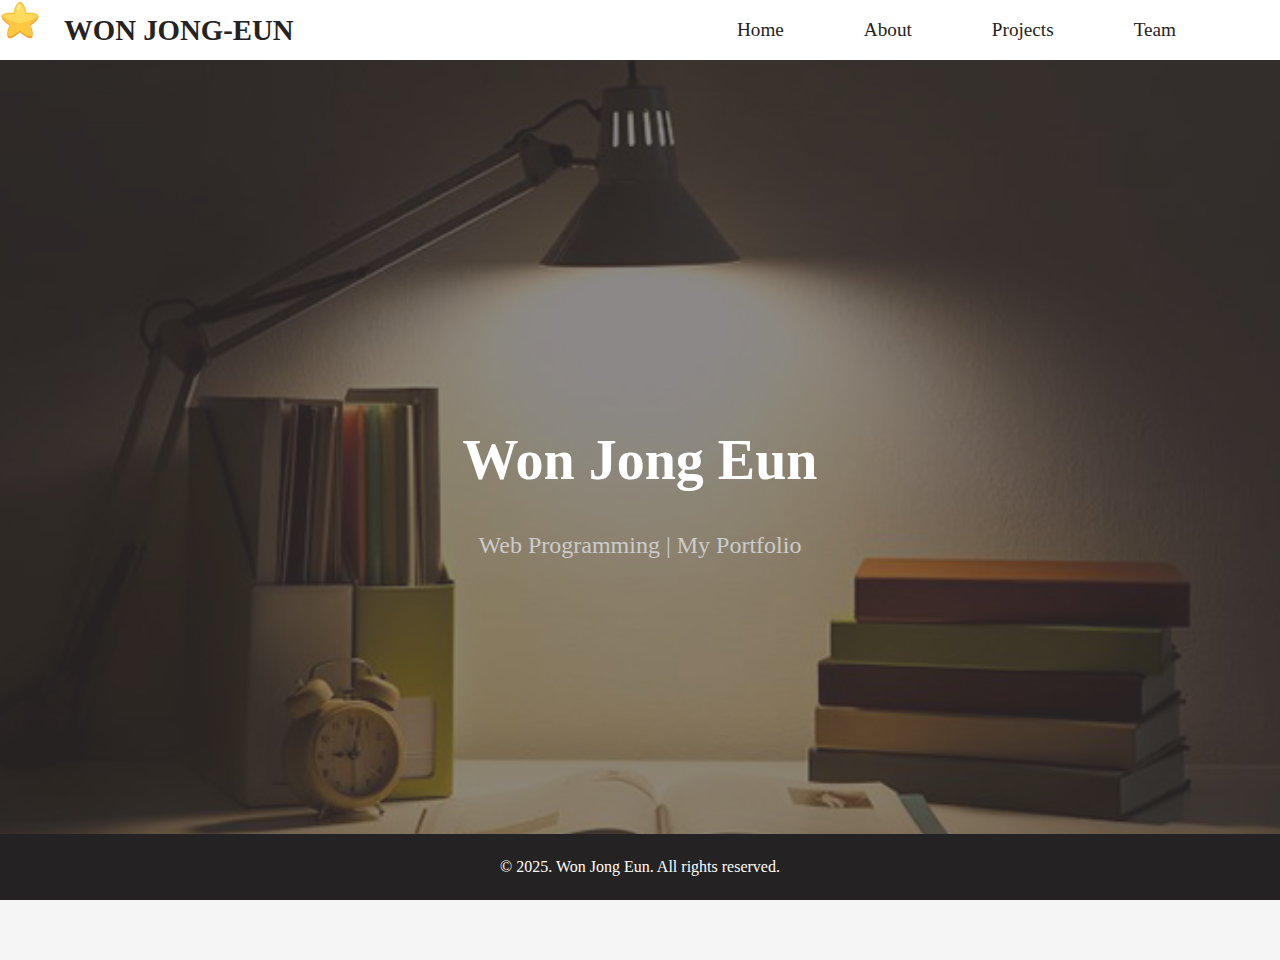
<file: index.html>
<!DOCTYPE html>
<html lang="en">
  <head>
    <meta charset="UTF-8" />
    <meta name="viewport" content="width=device-width, initial-scale=1.0" />
    <title>PORTFOLIO</title>
    <link rel="stylesheet" href="style.css" />
    <link
      rel="stylesheet"
      href="https://cdnjs.cloudflare.com/ajax/libs/font-awesome/6.5.0/css/all.min.css"
    />
  </head>
  <body>
    <!-- Navbar -->
    <!-- <nav class="navbar" style="background-color: rgba(255, 255, 255, 0)"> -->
    <nav class="navbar">
      <div class="container">
        <div class="logo">Won Jong-Eun</div>
        <ul class="nav">
          <li><a href="index.html">Home</a></li>
          <li><a href="about.html">About</a></li>
          <li><a href="projects.html">Projects</a></li>
          <li><a href="team.html">Team</a></li>
        </ul>
        <i class="fa-solid fa-bars menu-icon" onclick="toggleMenu()"></i>
      </div>
    </nav>

    <!-- Hero Section -->
    <section id="hero">
      <div class="hero-content">
        <h1>Won Jong Eun</h1>
        <p>Web Programming | My Portfolio</p>
      </div>
    </section>

    <div class="star-wrapper">
      <img src="star.png" class="moving-star" />
    </div>

    <!-- Footer -->
    <footer>
      <div class="container">
        <p>© 2025. Won Jong Eun. All rights reserved.</p>
      </div>
    </footer>
    <script src="script.js"></script>
  </body>
</html>
</file>
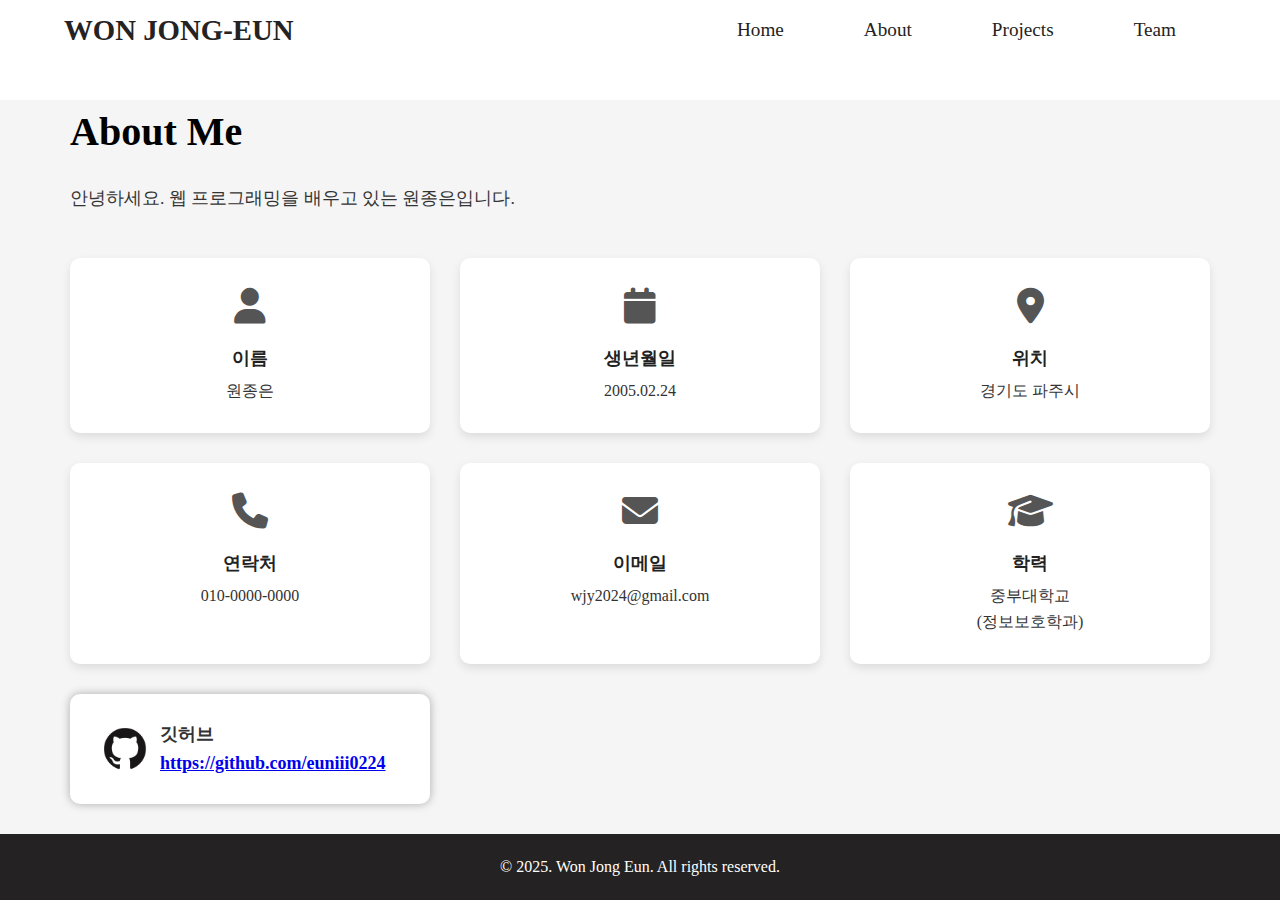
<file: about.html>
<!DOCTYPE html>
<html lang="en">
  <head>
    <meta charset="UTF-8" />
    <meta name="viewport" content="width=device-width, initial-scale=1.0" />
    <title>About Me</title>
    <link rel="stylesheet" href="style.css" />
    <link rel="stylesheet" href="https://cdnjs.cloudflare.com/ajax/libs/font-awesome/6.5.0/css/all.min.css" />

  </head>
  <body>
    <!-- Navbar -->
    <nav class="navbar">
      <div class="container">
        <div class="logo">Won Jong-Eun</div>
        <ul class="nav">
          <li><a href="index.html">Home</a></li>
          <li><a href="about.html">About</a></li>
          <li><a href="projects.html">Projects</a></li>
          <li><a href="team.html">Team</a></li>
        </ul>
        <i class="fa-solid fa-bars menu-icon" onclick="toggleMenu()"></i>
      </div>
    </nav>


    <!-- About Section -->
    <section  id="about" class="about-section"></section>
      <div class="container">
        <div class="about-content">
            <div class="about-text">
              <h2>About Me</h2>
              <p>안녕하세요. 웹 프로그래밍을 배우고 있는 원종은입니다.</p>
              <br />
              
              <div class="info-grid">
                <div class="info-item">
                  <i class="fa-solid fa-user"></i>
                  <h3>이름</h3>
                  <p>원종은</p>
                </div>
                <div class="info-item">
                  <i class="fa-solid fa-calendar"></i>
                  <h3>생년월일</h3>
                  <p>2005.02.24</p>
                </div>
                <div class="info-item">
                  <i class="fa-solid fa-location-dot"></i>
                  <h3>위치</h3>
                  <p>경기도 파주시</p>
                </div>
                <div class="info-item">
                  <i class="fa-solid fa-phone"></i>
                  <h3>연락처</h3>
                  <p>010-0000-0000</p>
                </div>
                <div class="info-item">
                  <i class="fa-solid fa-envelope"></i>
                  <h3>이메일</h3>
                  <p>wjy2024@gmail.com</p>
                </div>
                <div class="info-item">
                  <i class="fa-solid fa-graduation-cap"></i>
                  <h3>학력</h3>
                  <p>중부대학교<br />(정보보호학과)</p>
                </div>

                <div class="shadow-box">
                  <img src="github_PNG58.png" alt="GitHub 로고" class="github-img">
                  <div class="github-text">
                    <h3>깃허브 <a href="https://github.com/euniii0224" target="_blank">https://github.com/euniii0224</a></h3>
                    
                  </div>
                </div>
              </div>
            </div>
          </div>
        </div>
    </section>


    <!-- Footer -->
    <footer>
      <div class="container">
        <p>© 2025. Won Jong Eun. All rights reserved.</p>
      </div>
    </footer>
    <script src="script.js"></script>
  </body>
</html>
</file>
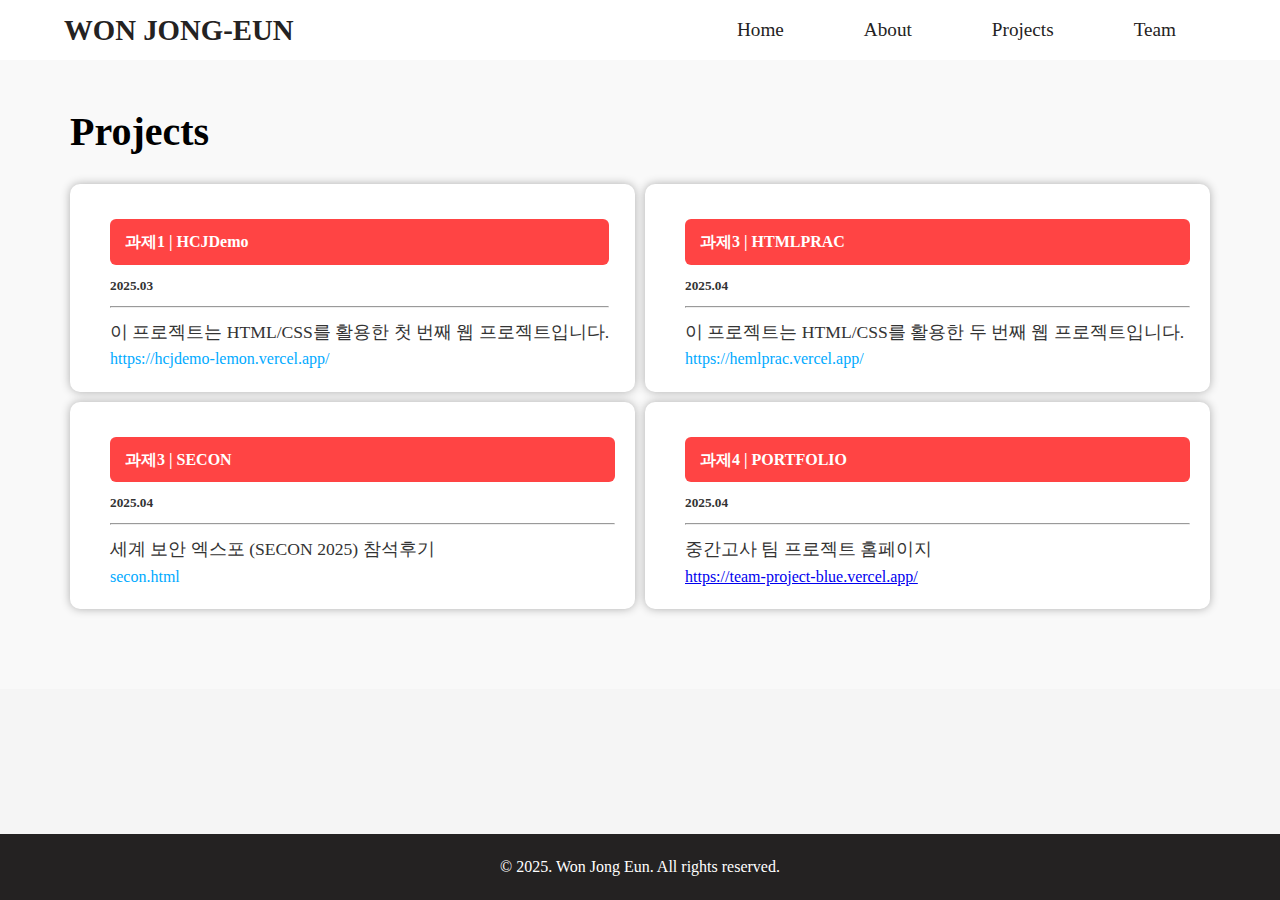
<file: projects.html>
<!DOCTYPE html>
<html lang="en">
  <head>
    <meta charset="UTF-8" />
    <meta name="viewport" content="width=device-width, initial-scale=1.0" />
    <title>Projects</title>
    <link rel="stylesheet" href="style.css" />
    <link
      rel="stylesheet"
      href="https://cdnjs.cloudflare.com/ajax/libs/font-awesome/6.5.0/css/all.min.css"
    />
  </head>
  <body>
    <!-- Navbar -->
    <nav class="navbar">
      <div class="container">
        <div class="logo">Won Jong-Eun</div>
        <ul class="nav">
          <li><a href="index.html">Home</a></li>
          <li><a href="about.html">About</a></li>
          <li><a href="projects.html">Projects</a></li>
          <li><a href="team.html">Team</a></li>
        </ul>
        <i class="fa-solid fa-bars menu-icon" onclick="toggleMenu()"></i>
      </div>
    </nav>

    <!-- Projects Section -->
    <section id="projects" class="about-section">
      <div class="container">
        <div class="about-text">
          <h2>Projects</h2>
          <div class="projects-grid">
            <div class="project-card shadow-box">
              <div class="github-text" style="margin-left: 20px">
                <div class="highlight-box">과제1 | HCJDemo</div>
                <!-- <h3>과제1 | HCJDemo</h3> -->
                <h5>2025.03</h5>
                <hr style="margin: 10px 0; width: 100%" />
                <p>
                  이 프로젝트는 HTML/CSS를 활용한 첫 번째 웹 프로젝트입니다.
                </p>
                <a
                  href="https://hcjdemo-lemon.vercel.app/"
                  target="_blank"
                  style="color: #00aaff; text-decoration: none"
                  >https://hcjdemo-lemon.vercel.app/</a
                >
              </div>
            </div>
            <div class="project-card shadow-box">
              <div class="github-text" style="margin-left: 20px; width: 100%">
                <div class="highlight-box">과제3 | HTMLPRAC</div>
                <!-- <h3>과제2 | HTMLPRAC</h3> -->
                <h5>2025.04</h5>
                <hr style="margin: 10px 0" />
                <p>
                  이 프로젝트는 HTML/CSS를 활용한 두 번째 웹 프로젝트입니다.
                </p>
                <a
                  href="https://hemlprac.vercel.app/"
                  target="_blank"
                  style="color: #00aaff; text-decoration: none"
                  >https://hemlprac.vercel.app/</a
                >
              </div>
            </div>
            <div class="project-card shadow-box">
              <div class="github-text" style="margin-left: 20px; width: 100%">
                <div class="highlight-box">
                  과제3 | SECON <br />
                  <!-- <h5>2025.04</h5> -->
                </div>

                <!-- <h3>과제3 | SECON</h3> -->
                <h5>2025.04</h5>
                <hr style="margin: 10px 0" />
                <p>세계 보안 엑스포 (SECON 2025) 참석후기</p>
                <a
                  href="secon.html"
                  target="_blank"
                  style="color: #00aaff; text-decoration: none"
                  >secon.html</a
                >
              </div>
            </div>
            <div class="project-card shadow-box">
              <div class="github-text =" style="margin-left: 20px; width: 100%">
                <div class="highlight-box">과제4 | PORTFOLIO</div>
                <!-- <h3>과제4 | PORTFOLIO</h3> -->
                <h5>2025.04</h5>
                <hr style="margin: 10px 0" />
                <p>중간고사 팀 프로젝트 홈페이지</p>
                <a href="https://team-project-blue.vercel.app/"
                  >https://team-project-blue.vercel.app/</a
                >
              </div>
            </div>
          </div>
        </div>
      </div>
    </section>

    <!-- Footer -->
    <footer>
      <div class="container">
        <p>© 2025. Won Jong Eun. All rights reserved.</p>
      </div>
    </footer>
    <script src="script.js"></script>
  </body>
</html>
</file>
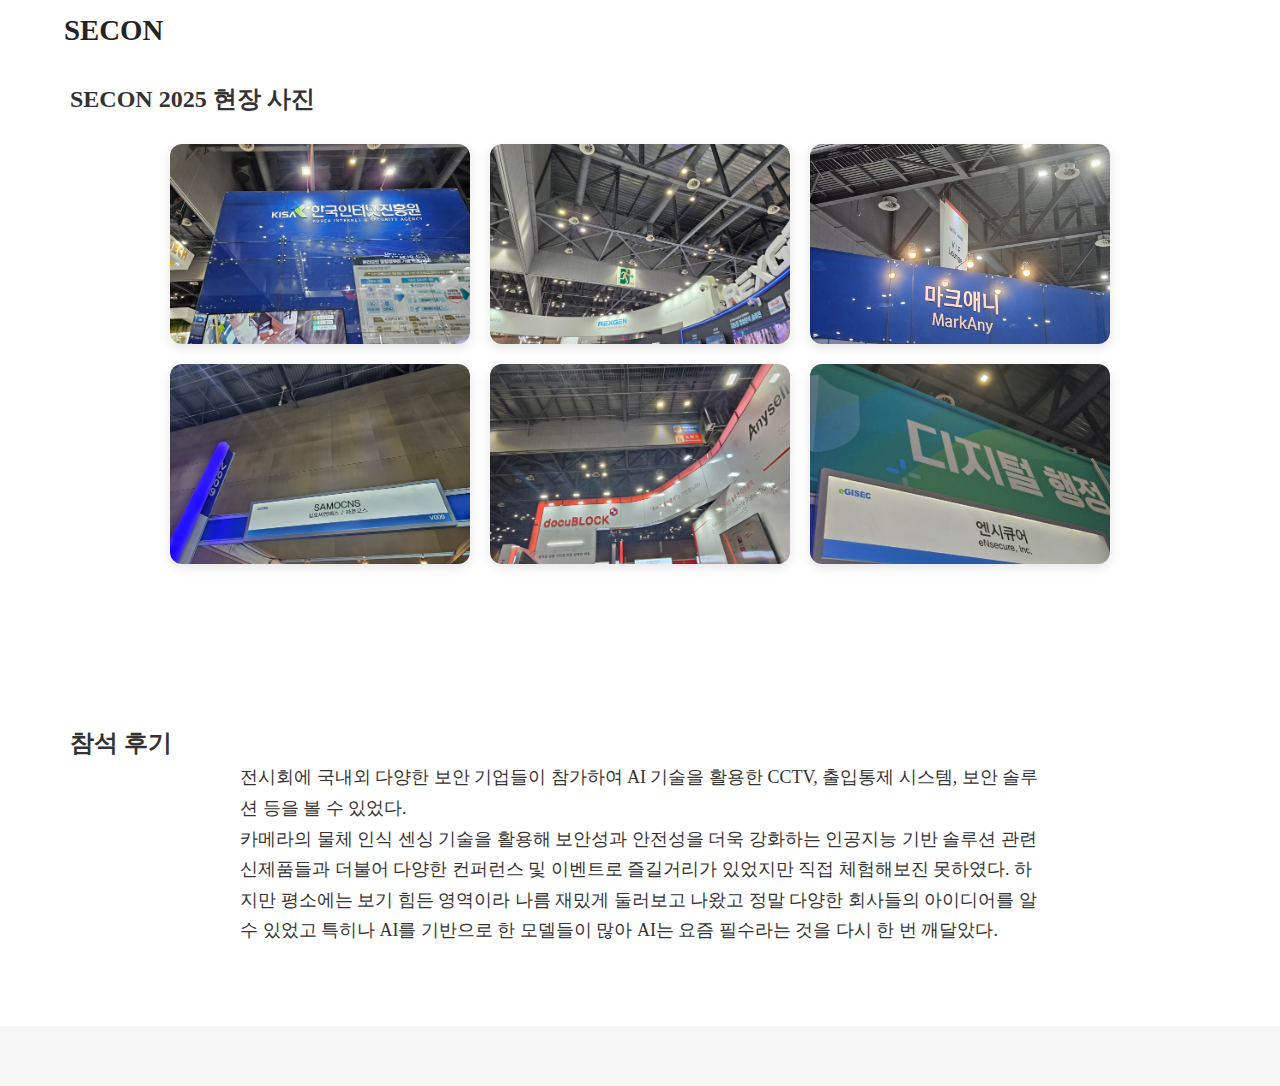
<file: secon.html>
<!DOCTYPE html>
<html lang="en">
  <head>
    <meta charset="UTF-8" />
    <meta name="viewport" content="width=device-width, initial-scale=1.0" />
    <title>SECON</title>
    <link rel="stylesheet" href="style.css" />
  </head>
  <body>
    <nav class="navbar">
      <div class="container">
        <div class="logo">SECON</div>
      </div>
    </nav>

    <!-- <section id="secon">
      <div class="container">
        <div class="about-content">
          <div class="about-text">
            <h2>세계 보안 엑스포 (SECON 2025) 참석후기</h3>
              <br>
              <img src="KakaoTalk_20250418_124612920_01.jpg" width="300" height="200">
              <img src="KakaoTalk_20250418_124612920_02.jpg" width="300" height="200">
              <img src="KakaoTalk_20250418_124612920_03.jpg" width="300" height="200">
              <img src="KakaoTalk_20250418_124612920_04.jpg" width="300" height="200">
              <img src="KakaoTalk_20250418_124612920_05.jpg" width="300" height="200">
              <img src="KakaoTalk_20250418_124612920.jpg" width="300" height="200">
              <br>
              <br>
              <p>전시회에 국내외 다양한 보안 기업들이 참가하여 AI 기술을 활용한 CCTV, 출입통제 시스템, 보안 솔루션 등을 볼 수 있었다.</p>
              <p>카메라의 물체 인식 센싱 기술을 활용해 보안성과 안전성을 더욱 강화하는 인공지능 기반 솔루션 관련 신제품들과 더불어 다양한 컨퍼런스 및 이벤트로 즐길거리가 있었지만 직접 체험해보진 못하였다. 하지만 평소에는 보기 힘든 영역이라 나름 재밌게 둘러보고 나왔고 정말 다양한 회사들의 아이디어를 알 수 있었고 특히나 AI를 기반으로 한 모델들이 많아 AI는 요즘 필수라는 것을 다시 한 번 깨달았다.</p>
          </div>
        </div>
      </div>
    </section>
  </body>
</html> -->

    <!-- 사진 갤러리 섹션 -->
    <section id="secon-gallery" class="section">
      <div class="container">
        <h2 data-aos="fade-up">SECON 2025 현장 사진</h2>
        <br />
        <div class="gallery" data-aos="zoom-in">
          <img src="KakaoTalk_20250418_124612920_01.jpg" />
          <img src="KakaoTalk_20250418_124612920_02.jpg" />
          <img src="KakaoTalk_20250418_124612920_03.jpg" />
          <img src="KakaoTalk_20250418_124612920_04.jpg" />
          <img src="KakaoTalk_20250418_124612920_05.jpg" />
          <img src="KakaoTalk_20250418_124612920.jpg" />
        </div>
      </div>
    </section>

    <!-- 후기 글 섹션 -->
    <section id="secon-review" class="section">
      <div class="container">
        <h2 data-aos="fade-up">참석 후기</h2>
        <div class="review-text" data-aos="fade-left">
          <p>
            전시회에 국내외 다양한 보안 기업들이 참가하여 AI 기술을 활용한 CCTV,
            출입통제 시스템, 보안 솔루션 등을 볼 수 있었다.
          </p>
          <p>
            카메라의 물체 인식 센싱 기술을 활용해 보안성과 안전성을 더욱
            강화하는 인공지능 기반 솔루션 관련 신제품들과 더불어 다양한 컨퍼런스
            및 이벤트로 즐길거리가 있었지만 직접 체험해보진 못하였다. 하지만
            평소에는 보기 힘든 영역이라 나름 재밌게 둘러보고 나왔고 정말 다양한
            회사들의 아이디어를 알 수 있었고 특히나 AI를 기반으로 한 모델들이
            많아 AI는 요즘 필수라는 것을 다시 한 번 깨달았다.
          </p>
        </div>
      </div>
    </section>
  </body>
</html>
</file>
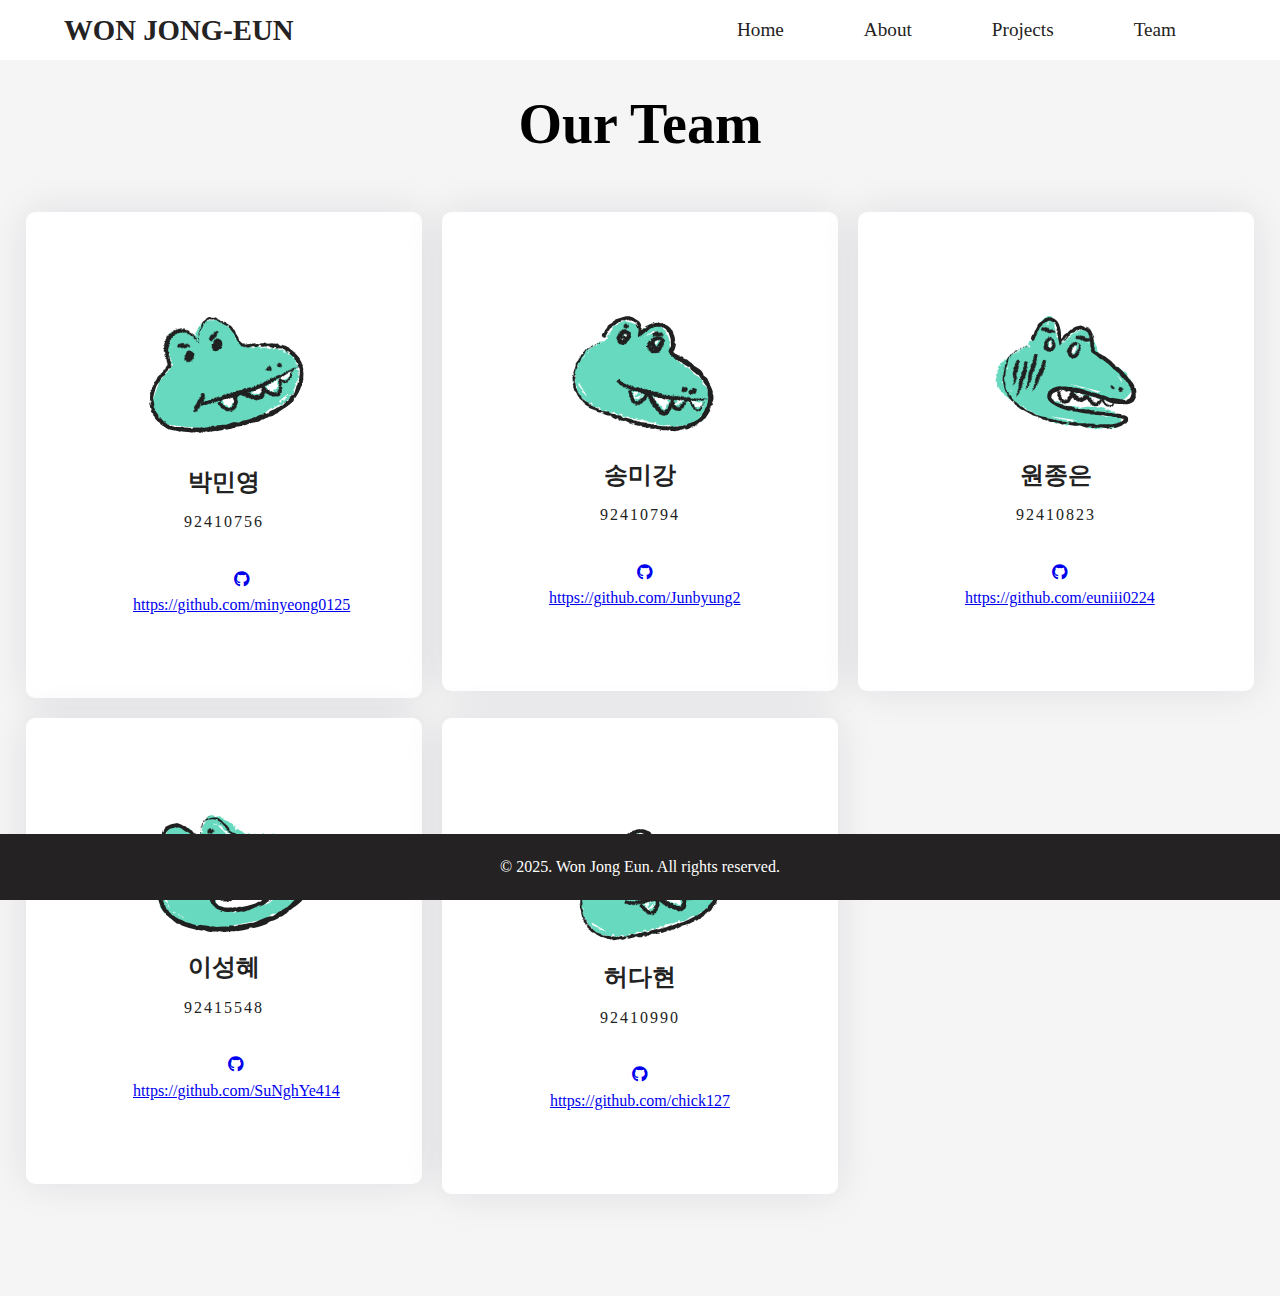
<file: team.html>
<!DOCTYPE html>
<html lang="en">
  <head>
    <meta charset="UTF-8" />
    <meta name="viewport" content="width=device-width, initial-scale=1.0" />
    <title>Team</title>
    <link rel="stylesheet" href="style.css" />
    <link
      rel="stylesheet"
      href="https://cdnjs.cloudflare.com/ajax/libs/font-awesome/6.5.0/css/all.min.css"
    />
  </head>
  <body>
    <!-- Navbar -->
    <nav class="navbar">
      <div class="container">
        <div class="logo">Won Jong-Eun</div>
        <ul class="nav">
          <li><a href="index.html">Home</a></li>
          <li><a href="about.html">About</a></li>
          <li><a href="projects.html">Projects</a></li>
          <li><a href="team.html">Team</a></li>
        </ul>
        <i class="fa-solid fa-bars menu-icon" onclick="toggleMenu()"></i>
      </div>
    </nav>

    <!-- Team Section -->
    <div id="team-container">
      <h1 style="color: black">Our Team</h1>
      <div class="row">
        <div class="column">
          <div class="card">
            <div class="img-container">
              <img src="스크린샷 2025-04-18 205854.png" alt="" />
            </div>
            <h2>박민영</h2>
            <p>92410756</p>
            <div class="domain">
              <a href="https://github.com/minyeong0125"
                ><i class="fa-brands fa-github"></i
                >https://github.com/minyeong0125</a
              >
            </div>
          </div>
        </div>
        <div class="column">
          <div class="card">
            <div class="img-container">
              <img src="스크린샷 2025-04-18 205912.png" alt="" />
            </div>
            <h2>송미강</h2>
            <p>92410794</p>
            <div class="domain">
              <a href="https://github.com/Junbyung2"
                ><i class="fa-brands fa-github"></i
                >https://github.com/Junbyung2</a
              >
            </div>
          </div>
        </div>
        <div class="column">
          <div class="card">
            <div class="img-container">
              <img src="스크린샷 2025-04-18 205926.png" alt="" />
            </div>
            <h2>원종은</h2>
            <p>92410823</p>
            <div class="domain">
              <a href="https://github.com/euniii0224"
                ><i class="fa-brands fa-github"></i
                >https://github.com/euniii0224</a
              >
            </div>
          </div>
        </div>
        <div class="column">
          <div class="card">
            <div class="img-container">
              <img src="스크린샷 2025-04-18 205936.png" alt="" />
            </div>
            <h2>이성혜</h2>
            <p>92415548</p>
            <div class="domain">
              <a href="https://github.com/SuNghYe414"
                ><i class="fa-brands fa-github"></i
                >https://github.com/SuNghYe414</a
              >
            </div>
          </div>
        </div>
        <div class="column">
          <div class="card">
            <div class="img-container">
              <img src="스크린샷 2025-04-18 205950.png" alt="" />
            </div>
            <h2>허다현</h2>
            <p>92410990</p>
            <div class="domain">
              <a href="https://github.com/chick127"
                ><i class="fa-brands fa-github"></i
                >https://github.com/chick127</a
              >
            </div>
          </div>
        </div>
      </div>
    </div>

    <!-- Footer -->
    <footer>
      <div class="container">
        <p>© 2025. Won Jong Eun. All rights reserved.</p>
      </div>
    </footer>
    <script src="script.js"></script>
  </body>
</html>
</file>
<file: style.css>
* {
  margin: 0;
  padding: 0;
  box-sizing: border-box;
}

body {
  margin: 0;
  padding: 0 0 60px;
  background-color: #f5f5f5;
  color: #333;
  line-height: 1.6;
}

.container {
  max-width: 1200px;
  margin: 0 auto;
  padding: 0 30px;
}

.navbar {
  position: fixed;
  top: 0;
  left: 0;
  width: 100%;
  background-color: white;
  padding: 10px 0;
  z-index: 1000;
  height: 60px;
  display: flex;
  align-items: center;
}

.navbar .container {
  width: 90%;
  max-width: 1200px;
  margin: 0 auto;
  display: flex;
  justify-content: space-between;
  align-items: center;
  padding-left: 0;
  padding-right: 0;
}
@media (min-width: 769px) {
  .menu-icon {
    display: none !important;
  }

  .nav {
    display: flex;
    list-style-type: none;
  }

  .nav li {
    margin: 0 20px;
  }

  .nav a {
    color: #242222;
    text-decoration: none;
    font-size: 1.2rem;
    padding: 10px 20px;
    display: inline-block;
    transition: background-color 0.3s;
  }

  .nav a:hover {
    color: #aaa;
  }
}

@media (max-width: 768px) {
  .menu-icon {
    display: block;
  }

  .nav {
    display: none;
    flex-direction: column;
    width: 100%;
    text-align: left;
    position: absolute;
    top: 60px;
    background-color: #242222;
    z-index: 999;
    padding: 0;
    margin: 0;
    list-style-type: none;
  }

  .nav li {
    margin: 0px 0;
  }

  .nav a {
    display: block;
    padding: 10px;
    font-size: 1rem;
    color: white; /* 글자색을 흰색으로 설정 */
    text-decoration: none; /* 밑줄 제거 */
    transition: background-color 0.3s;
  }

  /* 메뉴 항목에 마우스를 올렸을 때 배경색 변경 */
  .nav a:hover {
    background-color: #555; /* 배경색 변경 */
    color: #f5f5f5; /* 글자색을 밝게 변경 */
  }

  .nav.active {
    display: flex;
  }
}

.logo {
  font-size: 1.8rem;
  font-weight: bold;
  color: #242222;
  text-transform: uppercase;
}

.menu-icon {
  font-size: 28px;
  color: #222;
  display: none;
  cursor: pointer;
}

#hero {
  height: 100vh;
  display: flex;
  justify-content: center;
  align-items: center;
  background-color: #444;
  color: white;
  text-align: center;
  background-image: url('2019041801754_0.jpg');
  background-size: cover;
  background-position: center;
  background-repeat: no-repeat;
}

#hero::before {
  content: '';
  position: absolute;
  top: 0;
  left: 0;
  width: 100%;
  height: 100%;
  background-color: rgba(63, 57, 57, 0.6);
  z-index: 0;
}
/* 글자가 오버레이 위로 올라오게 */
#hero > * {
  position: relative;
  z-index: 1;
}

.hero-content h1 {
  font-size: 3.5rem;
  margin-bottom: 20px;
}

.hero-content p {
  font-size: 1.5rem;
  color: #ccc;
}

#about {
  /* margin-top: 100px; */
  padding: 50px 0;
  background-color: #fff;
}

.about-section {
  padding: 80px 0;
  background-color: #f9f9f9;
}

.about-content {
  display: flex;
  justify-content: space-between;
  align-items: center;
  gap: 30px;
}

.about-text h2 {
  font-size: 2.5rem;
  margin-bottom: 20px;
  color: black;
  font-weight: 900;
}

.about-text p {
  font-size: 1.1rem;
  line-height: 1.6;
}

.info-grid {
  display: grid;
  grid-template-columns: repeat(3, 1fr); /* 3열 */
  gap: 30px;
  margin-top: 20px;
  margin-bottom: 20px;
}

.info-item {
  background-color: #fff;
  color: #333;
  padding: 30px;
  text-align: center;
  border-radius: 10px;
  box-shadow: 0 4px 10px rgba(0, 0, 0, 0.1);
}

.info-item i {
  font-size: 36px;
  color: #555;
  margin-bottom: 10px;
}

.info-item h3 {
  margin: 10px 0 5px;
  font-size: 18px;
  color: #222;
}

.info-item p {
  font-size: 16px;
  margin: 0;
}

/* @media (max-width: 768px) {
  .info-grid {
    grid-template-columns: repeat(2, 1fr); /* 2열 
  }
} */

@media (max-width: 768px) {
  .info-grid {
    grid-template-columns: 1fr; /* 1열 */
  }
}

footer {
  background-color: #242222;
  color: white;
  text-align: center;
  padding: 20px 0;
  position: fixed;
  bottom: 0;
  width: 100%;
}

footer p {
  font-size: 1rem;
}

.shadow-box {
  display: flex;
  width: 100%;
  box-sizing: border-box;
  background-color: white;
  align-items: center;
  box-shadow: 0 0 10px rgba(0, 0, 0, 0.3); /* 그림자 효과 */
  padding: 20px;
  margin: 20px;
  border-radius: 10px;
}

.github-img {
  width: 70px;
  height: auto;
}

.github-text h3 {
  margin: 0;
  font-size: 18px;
  font-weight: bold;
}

#projects {
  margin: 20px 0;
}

.projects-grid {
  display: grid;
  grid-template-columns: 1fr;
  gap: 10px;
}

@media (min-width: 768px) {
  .projects-grid {
    grid-template-columns: repeat(2, 1fr);
  }

  .project-card {
    margin: 20px;
  }

  .shadow-box {
    width: 100%;
    box-sizing: border-box;
    padding: 20px;
    background-color: white;
    box-shadow: 0 0 10px rgba(0, 0, 0, 0.3);
    margin: 0 auto;
    border-radius: 10px;
  }
}

#secon {
  margin: 70px 0;
}

.card {
  background-color: #fff;
  color: #222;
  padding: 3.5em 1em;
  border-radius: 0.6em;
  box-shadow: 0 0 2.4em rgba(25, 0, 58, 0.1);
  cursor: pointer;
  display: flex;
  flex-direction: column;
  justify-content: center;
  align-items: center;
}

.card p {
  font-weight: 300;
  text-transform: uppercase;
  margin: 0.5em 0 2em 0;
  letter-spacing: 2px;
}
.domain {
  width: 50%;
  margin: auto;
  display: flex;
  justify-content: space-between;
}

@media screen and (min-width: 1024px) {
  #team-container {
    padding: lem;
  }
  .row {
    display: flex;
    flex-wrap: wrap;
    padding: 2em 1em;
    text-align: center;
  }
  .card {
    padding: 5em 1em;
  }
  .column {
    flex: 0 0 33.33%;
    max-width: 33.33%;
    padding: 0 1em;
  }
}
#team-container {
  padding: 13m 7em;
}

h1 {
  padding: 80px;
  padding-bottom: 0.5px;
  font-size: 3.5em;
  text-align: center;
}

.column {
  width: 100%;
  padding: 10px;
}

.card:hover a {
  color: rgb(12, 168, 168);
}

.card.a {
  text-decoration: none;
  color: #222;
  text-align: center;
}

.highlight-box {
  background-color: #ff4444;
  /* border-left: 6px solid #ff4444; */
  padding: 10px 15px;
  margin-top: 15px;
  margin-bottom: 10px;
  font-weight: bold;
  border-radius: 6px;
  color: white;
}

.star-wrapper {
  position: fixed;
  top: 0;
  left: 0;
  width: 100vw;
  height: 100vh;
  pointer-events: none; /* 클릭 방해 안 되도록 */
  z-index: 9999;
}

.moving-star {
  position: absolute;
  width: 40px;
  height: 40px;
  animation: moveAlongBorder 10s linear infinite, spin 2s linear infinite;
}

@keyframes moveAlongBorder {
  0% {
    top: 0;
    left: 0;
  }
  25% {
    top: 0;
    left: calc(100vw - 40px);
  }
  50% {
    top: calc(100vh - 40px);
    left: calc(100vw - 40px);
  }
  75% {
    top: calc(100vh - 40px);
    left: 0;
  }
  100% {
    top: 0;
    left: 0;
  }
}

@keyframes spin {
  from {
    transform: rotate(0deg);
  }
  to {
    transform: rotate(360deg);
  }
}

.section {
  padding: 80px 0;
  background-color: #fff;
}

.gallery {
  display: flex;
  flex-wrap: wrap;
  gap: 20px;
  justify-content: center;
}

.gallery img {
  width: 300px;
  height: 200px;
  object-fit: cover;
  border-radius: 12px;
  box-shadow: 0 4px 12px rgba(0, 0, 0, 0.1);
  transition: transform 0.3s ease;
}

.gallery img:hover {
  transform: scale(1.05);
}

.review-text {
  max-width: 800px;
  margin: 0 auto;
  font-size: 18px;
  line-height: 1.7;
  color: #333;
}
</file>
